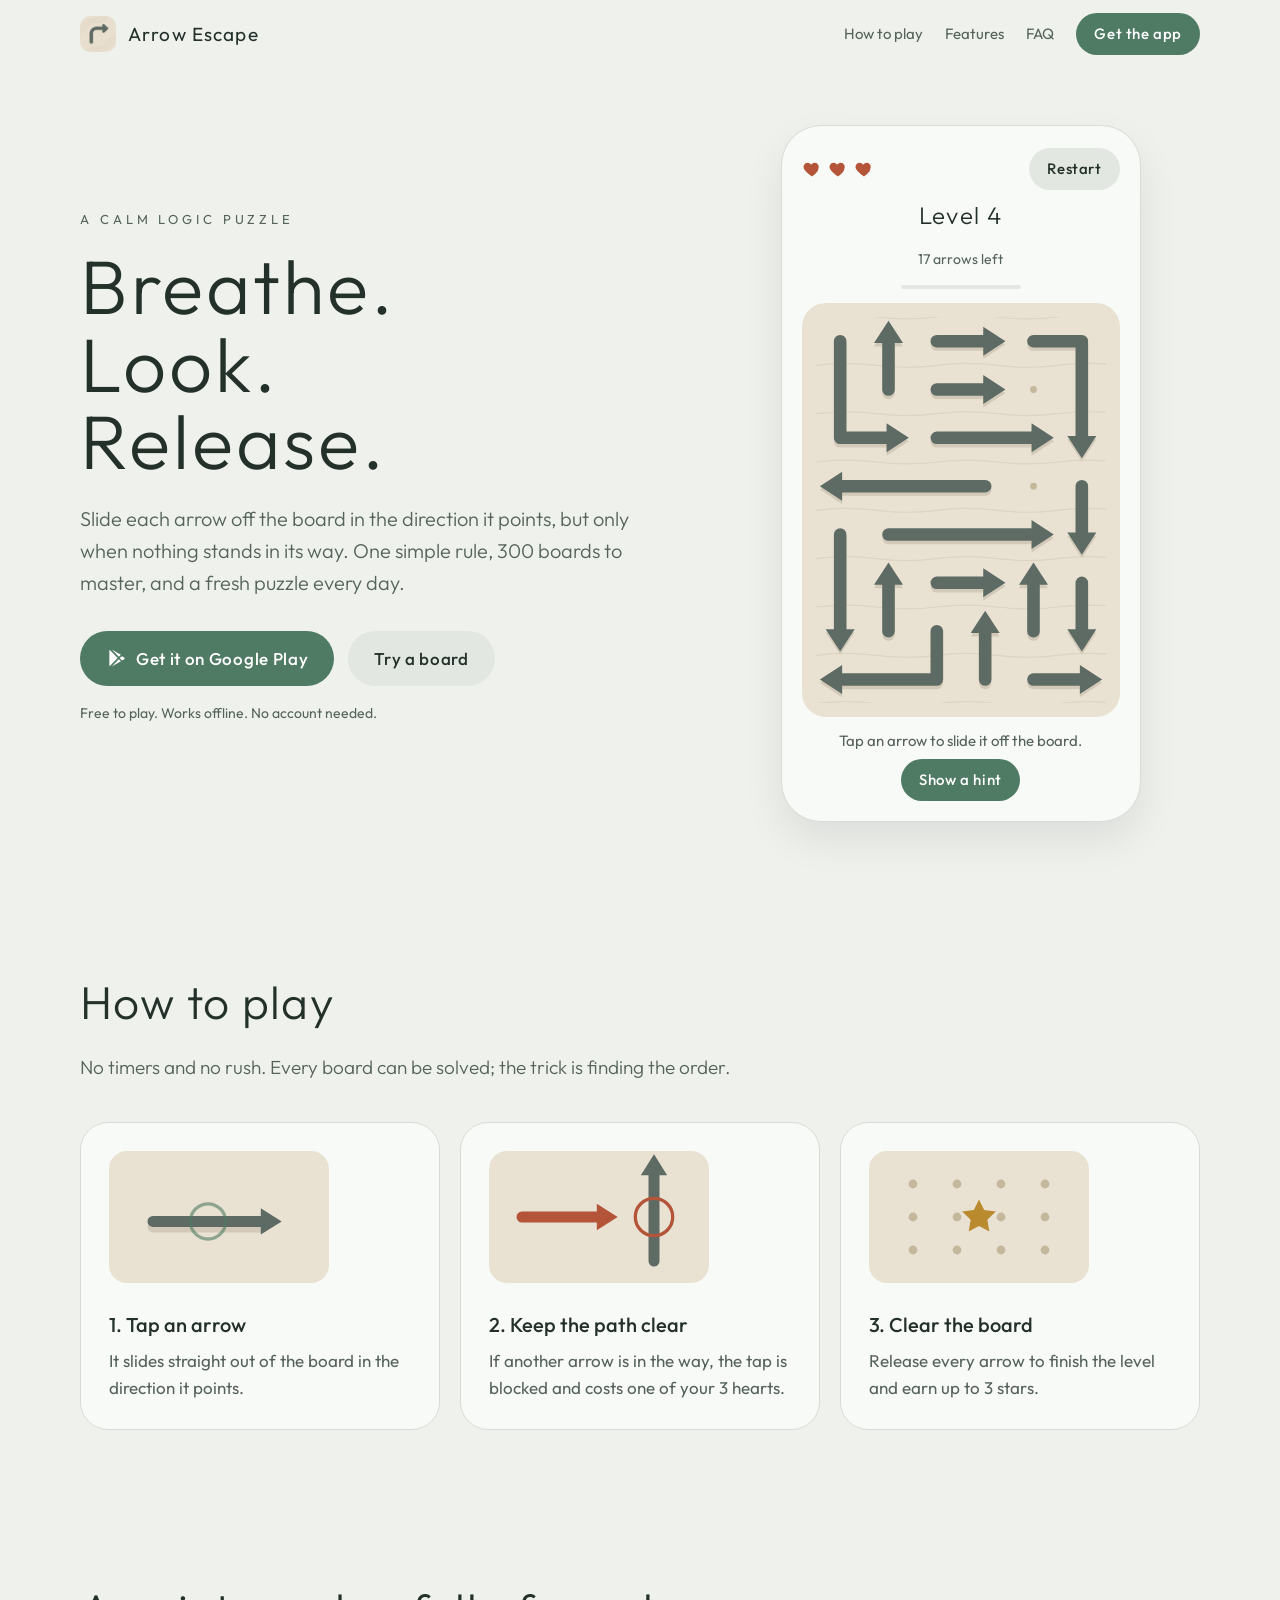
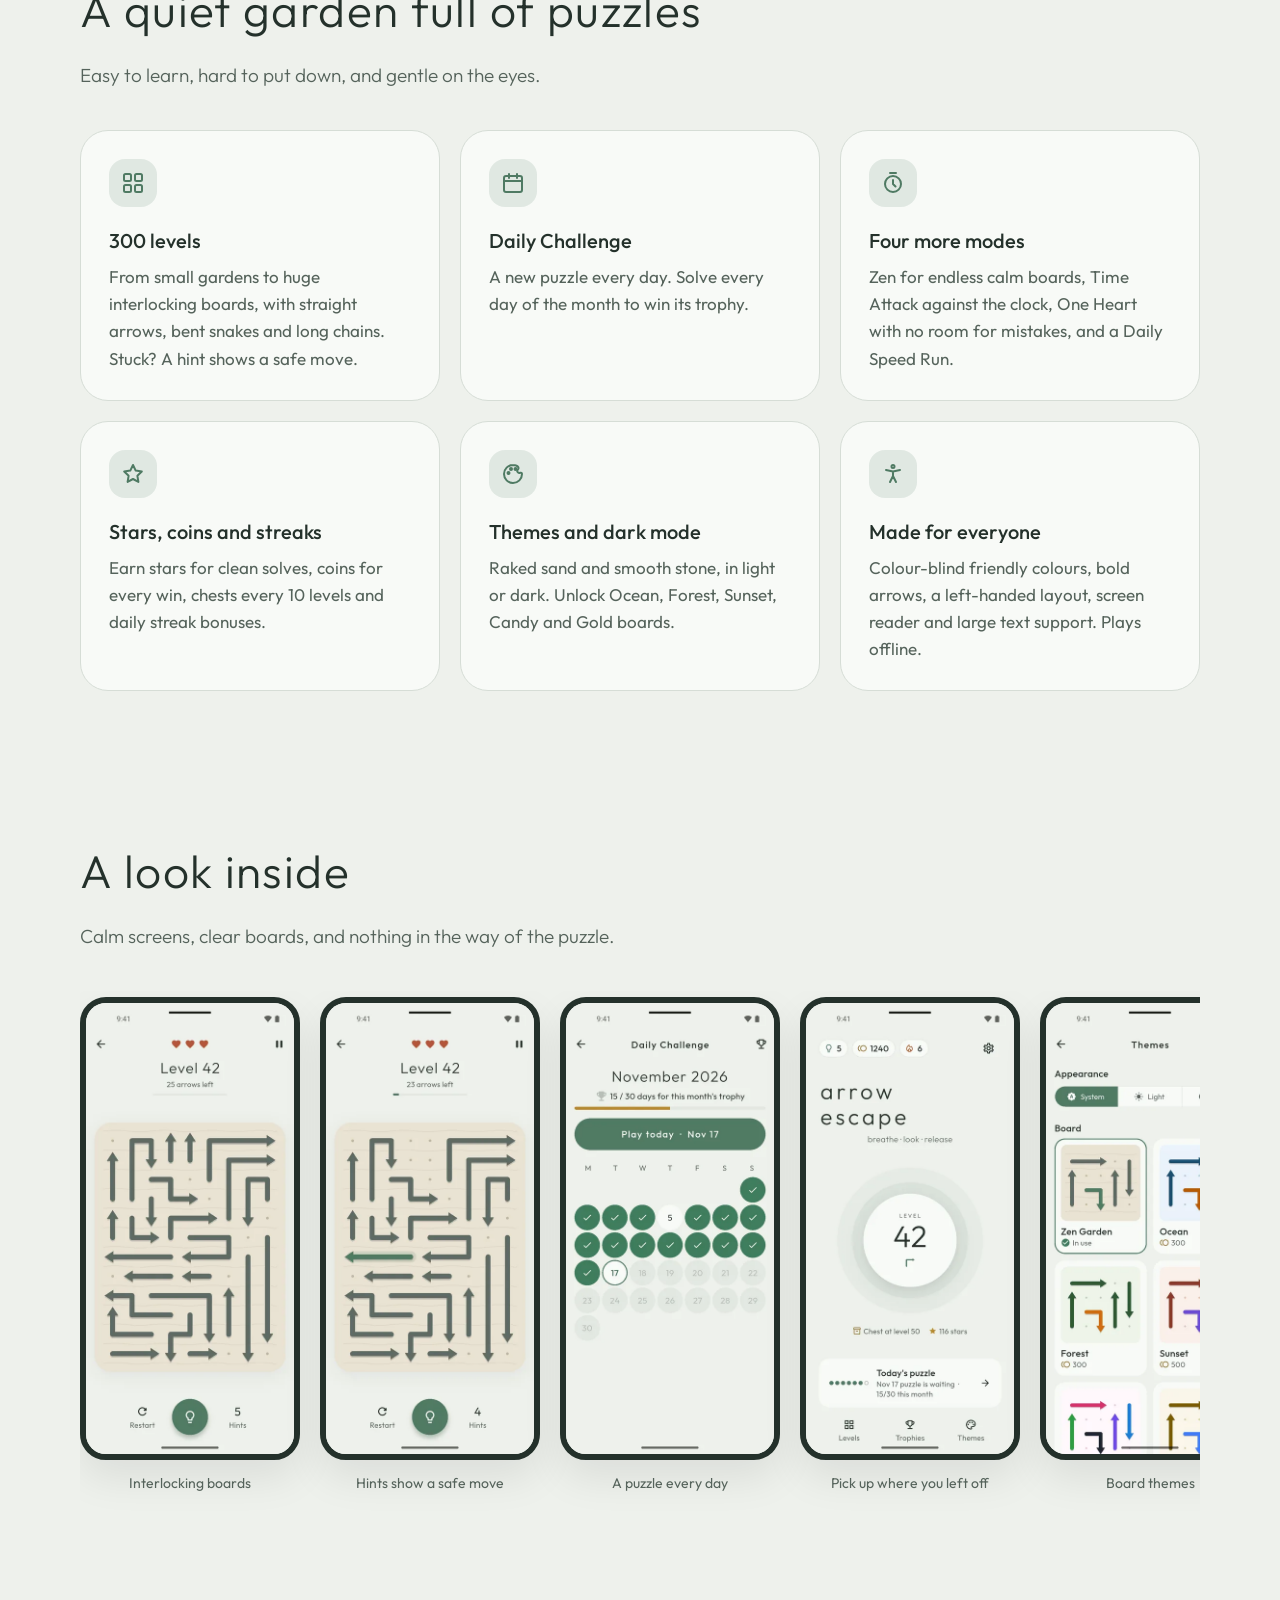
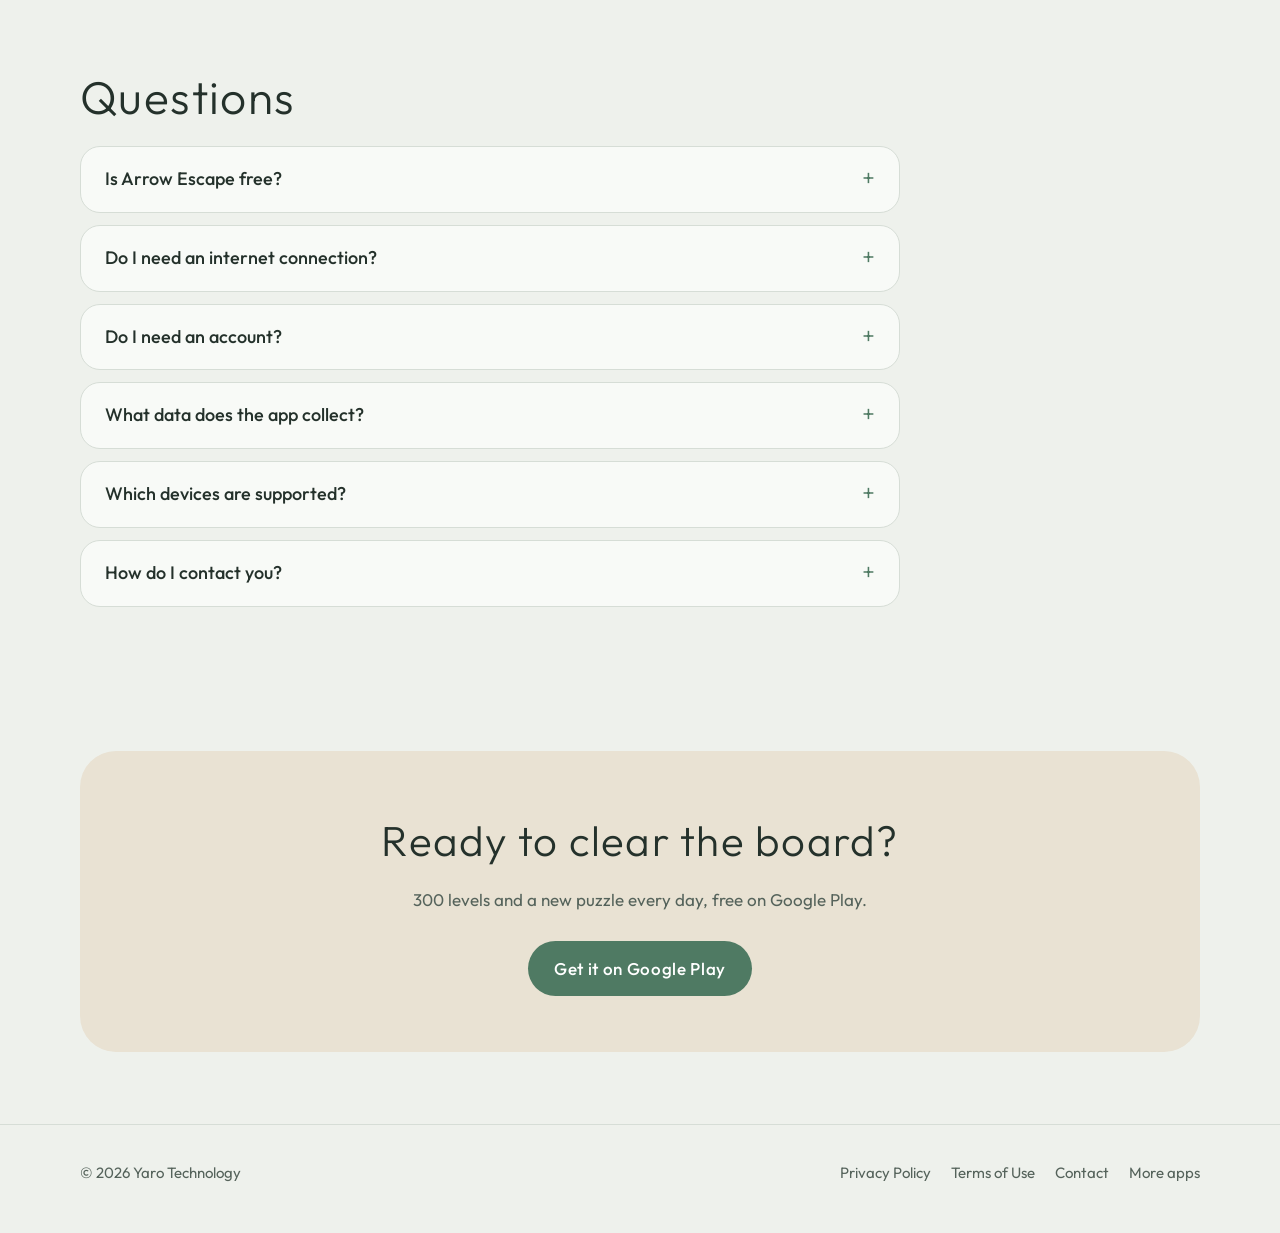
<file: index.html>
<!doctype html>
<html lang="en">
<head>
<meta charset="utf-8">
<meta name="viewport" content="width=device-width, initial-scale=1">
<title>Arrow Escape: a calm logic puzzle</title>
<meta name="description" content="Arrow Escape is a calm logic puzzle: slide each arrow off the board, but only when its path is clear. 300 levels, a daily challenge, monthly trophies and soft Zen Garden boards.">
<meta name="theme-color" content="#EEF1EC" media="(prefers-color-scheme: light)">
<meta name="theme-color" content="#141A17" media="(prefers-color-scheme: dark)">
<link rel="icon" type="image/png" sizes="32x32" href="assets/img/favicon-32.png">
<link rel="apple-touch-icon" href="assets/img/apple-touch-icon.png">
<meta property="og:type" content="website">
<meta property="og:title" content="Arrow Escape: a calm logic puzzle">
<meta property="og:description" content="Slide every arrow off the board in the right order. 300 levels, a daily challenge and calm Zen Garden boards.">
<meta property="og:image" content="https://usamayousaf516.github.io/assets/img/og-image.png">
<meta property="og:url" content="https://usamayousaf516.github.io/">
<link rel="canonical" href="https://usamayousaf516.github.io/">
<meta name="twitter:card" content="summary_large_image">
<link rel="stylesheet" href="assets/css/site.css">
</head>
<body>

<header class="site-header">
  <div class="wrap">
    <a class="brand" href="./"><img src="assets/img/icon-192.png" alt="" width="36" height="36">Arrow Escape</a>
    <nav class="nav" aria-label="Main">
      <a class="hide-sm" href="#how">How to play</a>
      <a class="hide-sm" href="#features">Features</a>
      <a class="hide-sm" href="#faq">FAQ</a>
      <a class="btn small" href="https://play.google.com/store/apps/details?id=com.yaro.arrowescape">Get the app</a>
    </nav>
  </div>
</header>

<main>
  <section class="hero">
    <div class="wrap">
      <div>
        <p class="eyebrow">A calm logic puzzle</p>
        <h1>Breathe.<br>Look.<br>Release.</h1>
        <p class="lead">Slide each arrow off the board in the direction it points, but only when nothing stands in its way. One simple rule, 300 boards to master, and a fresh puzzle every day.</p>
        <div class="cta">
          <a class="btn" href="https://play.google.com/store/apps/details?id=com.yaro.arrowescape">
            <svg viewBox="0 0 24 24" aria-hidden="true"><path fill="currentColor" d="M4.6 2.3 14 12l-9.4 9.7c-.4-.2-.6-.6-.6-1.1V3.4c0-.5.2-.9.6-1.1Zm10.8 11.1 2.5 2.5-11 6.3 8.5-8.8Zm3.8-3.4 2.6 1.5c.8.5.8 1.6 0 2.1L19.2 15l-2.8-2.9 2.8-2.1ZM6.9 1.8l11 6.3-2.5 2.5-8.5-8.8Z"/></svg>
            Get it on Google Play
          </a>
          <a class="btn ghost" href="#demo">Try a board</a>
        </div>
        <p class="note">Free to play. Works offline. No account needed.</p>
      </div>

      <div class="phone" id="demo" aria-label="Playable demo board">
        <div class="demo-top">
          <div class="hearts" aria-label="Hearts">
            <svg viewBox="0 0 24 24" aria-hidden="true"><path fill="var(--danger)" d="M12 21s-7.5-4.6-9.6-9.2C.9 8.4 3 4.5 6.7 4.5c2.1 0 3.6 1.2 4.3 2.4.7-1.2 2.2-2.4 4.3-2.4 3.7 0 5.8 3.9 4.3 7.3C19.5 16.4 12 21 12 21Z"/></svg>
            <svg viewBox="0 0 24 24" aria-hidden="true"><path fill="var(--danger)" d="M12 21s-7.5-4.6-9.6-9.2C.9 8.4 3 4.5 6.7 4.5c2.1 0 3.6 1.2 4.3 2.4.7-1.2 2.2-2.4 4.3-2.4 3.7 0 5.8 3.9 4.3 7.3C19.5 16.4 12 21 12 21Z"/></svg>
            <svg viewBox="0 0 24 24" aria-hidden="true"><path fill="var(--danger)" d="M12 21s-7.5-4.6-9.6-9.2C.9 8.4 3 4.5 6.7 4.5c2.1 0 3.6 1.2 4.3 2.4.7-1.2 2.2-2.4 4.3-2.4 3.7 0 5.8 3.9 4.3 7.3C19.5 16.4 12 21 12 21Z"/></svg>
          </div>
          <button class="btn ghost small" type="button" data-restart>Restart</button>
        </div>
        <p class="demo-title">Level 4</p>
        <p class="demo-left" data-left aria-live="polite">17 arrows left</p>
        <div class="bar"><span></span></div>
        <div class="garden">
          <svg role="group" aria-label="Board"></svg>
          <div class="overlay" role="status">
            <strong></strong>
            <p></p>
            <div class="demo-controls">
              <button class="btn small" type="button" data-restart>Play again</button>
              <a class="btn ghost small" href="https://play.google.com/store/apps/details?id=com.yaro.arrowescape">Get the app</a>
            </div>
          </div>
        </div>
        <p class="demo-msg" aria-live="polite"></p>
        <div class="demo-controls">
          <button class="btn small" type="button" data-hint>Show a hint</button>
        </div>
      </div>
    </div>
  </section>

  <section id="how">
    <div class="wrap">
      <h2 class="section-title">How to play</h2>
      <p class="section-lead">No timers and no rush. Every board can be solved; the trick is finding the order.</p>
      <div class="steps">
        <div class="step">
          <svg viewBox="0 0 200 120" aria-hidden="true">
            <g class="arrow"><path class="shadow-body" d="M40 69 H140" stroke-width="10"/><path class="body" d="M40 64 H140" stroke-width="10"/><polygon class="head" points="157,64 138,52 138,76"/></g>
            <circle cx="90" cy="64" r="16" fill="none" stroke="var(--accent)" stroke-width="3" opacity="0.6"/>
          </svg>
          <h3>1. Tap an arrow</h3>
          <p>It slides straight out of the board in the direction it points.</p>
        </div>
        <div class="step">
          <svg viewBox="0 0 200 120" aria-hidden="true">
            <g class="arrow blocked"><path class="body" d="M30 60 H100" stroke-width="10"/><polygon class="head" points="117,60 98,48 98,72"/></g>
            <g class="arrow"><path class="body" d="M150 20 V100" stroke-width="10"/><polygon class="head" points="150,3 138,22 162,22"/></g>
            <circle cx="150" cy="60" r="17" fill="none" stroke="var(--danger)" stroke-width="3"/>
          </svg>
          <h3>2. Keep the path clear</h3>
          <p>If another arrow is in the way, the tap is blocked and costs one of your 3 hearts.</p>
        </div>
        <div class="step">
          <svg viewBox="0 0 200 120" aria-hidden="true">
            <g fill="var(--dot)"><circle cx="40" cy="30" r="4"/><circle cx="80" cy="30" r="4"/><circle cx="120" cy="30" r="4"/><circle cx="160" cy="30" r="4"/><circle cx="40" cy="60" r="4"/><circle cx="80" cy="60" r="4"/><circle cx="120" cy="60" r="4"/><circle cx="160" cy="60" r="4"/><circle cx="40" cy="90" r="4"/><circle cx="80" cy="90" r="4"/><circle cx="120" cy="90" r="4"/><circle cx="160" cy="90" r="4"/></g>
            <g fill="var(--gold)"><path d="M100 44l4.7 9.6 10.6 1.5-7.7 7.5 1.8 10.5-9.4-5-9.4 5 1.8-10.5-7.7-7.5 10.6-1.5Z"/></g>
          </svg>
          <h3>3. Clear the board</h3>
          <p>Release every arrow to finish the level and earn up to 3 stars.</p>
        </div>
      </div>
    </div>
  </section>

  <section id="features">
    <div class="wrap">
      <h2 class="section-title">A quiet garden full of puzzles</h2>
      <p class="section-lead">Easy to learn, hard to put down, and gentle on the eyes.</p>
      <div class="cards">
        <div class="card">
          <div class="icon"><svg viewBox="0 0 24 24" fill="none" stroke="currentColor" stroke-width="2" stroke-linecap="round" stroke-linejoin="round" aria-hidden="true"><rect x="3" y="3" width="7" height="7" rx="1.5"/><rect x="14" y="3" width="7" height="7" rx="1.5"/><rect x="3" y="14" width="7" height="7" rx="1.5"/><rect x="14" y="14" width="7" height="7" rx="1.5"/></svg></div>
          <h3>300 levels</h3>
          <p>From small gardens to huge interlocking boards, with straight arrows, bent snakes and long chains. Stuck? A hint shows a safe move.</p>
        </div>
        <div class="card">
          <div class="icon"><svg viewBox="0 0 24 24" fill="none" stroke="currentColor" stroke-width="2" stroke-linecap="round" stroke-linejoin="round" aria-hidden="true"><rect x="3" y="5" width="18" height="16" rx="2"/><path d="M3 10h18M8 3v4M16 3v4"/></svg></div>
          <h3>Daily Challenge</h3>
          <p>A new puzzle every day. Solve every day of the month to win its trophy.</p>
        </div>
        <div class="card">
          <div class="icon"><svg viewBox="0 0 24 24" fill="none" stroke="currentColor" stroke-width="2" stroke-linecap="round" stroke-linejoin="round" aria-hidden="true"><circle cx="12" cy="13" r="8"/><path d="M12 9v4l2.5 2.5M9 2h6"/></svg></div>
          <h3>Four more modes</h3>
          <p>Zen for endless calm boards, Time Attack against the clock, One Heart with no room for mistakes, and a Daily Speed Run.</p>
        </div>
        <div class="card">
          <div class="icon"><svg viewBox="0 0 24 24" fill="none" stroke="currentColor" stroke-width="2" stroke-linecap="round" stroke-linejoin="round" aria-hidden="true"><path d="m12 3 2.7 5.6 6.1.9-4.4 4.3 1 6.1L12 17l-5.4 2.9 1-6.1-4.4-4.3 6.1-.9Z"/></svg></div>
          <h3>Stars, coins and streaks</h3>
          <p>Earn stars for clean solves, coins for every win, chests every 10 levels and daily streak bonuses.</p>
        </div>
        <div class="card">
          <div class="icon"><svg viewBox="0 0 24 24" fill="none" stroke="currentColor" stroke-width="2" stroke-linecap="round" stroke-linejoin="round" aria-hidden="true"><path d="M12 3a9 9 0 1 0 9 9c0-1.1-.9-1.5-1.7-1.2-.8.3-1.8.2-2.4-.4a2 2 0 0 1 0-2.8c.6-.6.7-1.6.4-2.4C17 4.6 15.3 3 12 3Z"/><circle cx="7.5" cy="11" r="1"/><circle cx="10" cy="7" r="1"/><circle cx="14.5" cy="7" r="1"/></svg></div>
          <h3>Themes and dark mode</h3>
          <p>Raked sand and smooth stone, in light or dark. Unlock Ocean, Forest, Sunset, Candy and Gold boards.</p>
        </div>
        <div class="card">
          <div class="icon"><svg viewBox="0 0 24 24" fill="none" stroke="currentColor" stroke-width="2" stroke-linecap="round" stroke-linejoin="round" aria-hidden="true"><circle cx="12" cy="4.5" r="1.5"/><path d="M5 8l7 1.5L19 8M12 9.5V14m0 0-3 6m3-6 3 6"/></svg></div>
          <h3>Made for everyone</h3>
          <p>Colour-blind friendly colours, bold arrows, a left-handed layout, screen reader and large text support. Plays offline.</p>
        </div>
      </div>
    </div>
  </section>

  <section id="screens">
    <div class="wrap">
      <h2 class="section-title">A look inside</h2>
      <p class="section-lead">Calm screens, clear boards, and nothing in the way of the puzzle.</p>
      <div class="shots">
        <figure><img src="assets/img/shots/game.webp" alt="A level 42 board full of stone arrows on raked sand" width="432" height="936" loading="lazy"><figcaption>Interlocking boards</figcaption></figure>
        <figure><img src="assets/img/shots/hint.webp" alt="A hint highlights one arrow in sage green" width="432" height="936" loading="lazy"><figcaption>Hints show a safe move</figcaption></figure>
        <figure><img src="assets/img/shots/daily.webp" alt="Daily Challenge calendar with solved days ticked" width="432" height="936" loading="lazy"><figcaption>A puzzle every day</figcaption></figure>
        <figure><img src="assets/img/shots/home.webp" alt="Home screen with the level 42 play button" width="432" height="936" loading="lazy"><figcaption>Pick up where you left off</figcaption></figure>
        <figure><img src="assets/img/shots/themes.webp" alt="Board themes: Zen Garden, Ocean, Forest and Sunset" width="432" height="936" loading="lazy"><figcaption>Board themes</figcaption></figure>
        <figure><img src="assets/img/shots/dark.webp" alt="A board in dark mode" width="432" height="936" loading="lazy"><figcaption>Dark mode</figcaption></figure>
        <figure><img src="assets/img/shots/stars.webp" alt="Level select showing stars for every solved level" width="432" height="936" loading="lazy"><figcaption>Earn 3 stars</figcaption></figure>
        <figure><img src="assets/img/shots/win.webp" alt="Level complete screen with three stars and a coin reward" width="432" height="936" loading="lazy"><figcaption>Every win pays</figcaption></figure>
      </div>
    </div>
  </section>

  <section id="faq">
    <div class="wrap">
      <h2 class="section-title">Questions</h2>
      <div class="faq">
        <details><summary>Is Arrow Escape free?</summary><p>Yes. The game is free and shows ads. Optional videos can give you an extra heart or a hint, and you can always earn hints and hearts with coins instead.</p></details>
        <details><summary>Do I need an internet connection?</summary><p>No. Every level and the daily puzzles play offline. Ads need a connection, so rewarded videos are only available when you are online.</p></details>
        <details><summary>Do I need an account?</summary><p>No. There is no sign-up. Your progress is saved on your phone.</p></details>
        <details><summary>What data does the app collect?</summary><p>Your progress stays on your device. Anonymous usage and crash data help us improve the game, and you can turn that off in Settings. Ads are served by Google AdMob. The full details are in our <a href="privacy-policy.html">Privacy Policy</a>.</p></details>
        <details><summary>Which devices are supported?</summary><p>Android phones running Android 7.0 or newer. An iPhone version is planned.</p></details>
        <details><summary>How do I contact you?</summary><p>Email <a href="mailto:support@yaro.live">support@yaro.live</a>. We read every message.</p></details>
      </div>
    </div>
  </section>

  <section>
    <div class="wrap">
      <div class="band">
        <h2>Ready to clear the board?</h2>
        <p>300 levels and a new puzzle every day, free on Google Play.</p>
        <a class="btn" href="https://play.google.com/store/apps/details?id=com.yaro.arrowescape">Get it on Google Play</a>
      </div>
    </div>
  </section>
</main>

<footer class="site-footer">
  <div class="wrap">
    <span>&copy; 2026 Yaro Technology</span>
    <nav aria-label="Footer">
      <a href="privacy-policy.html">Privacy Policy</a>
      <a href="terms-of-use.html">Terms of Use</a>
      <a href="mailto:support@yaro.live">Contact</a>
      <a href="https://play.google.com/store/apps/dev?id=5917357268816471493">More apps</a>
    </nav>
  </div>
</footer>

<script src="assets/js/demo.js" defer></script>
</body>
</html>
</file>
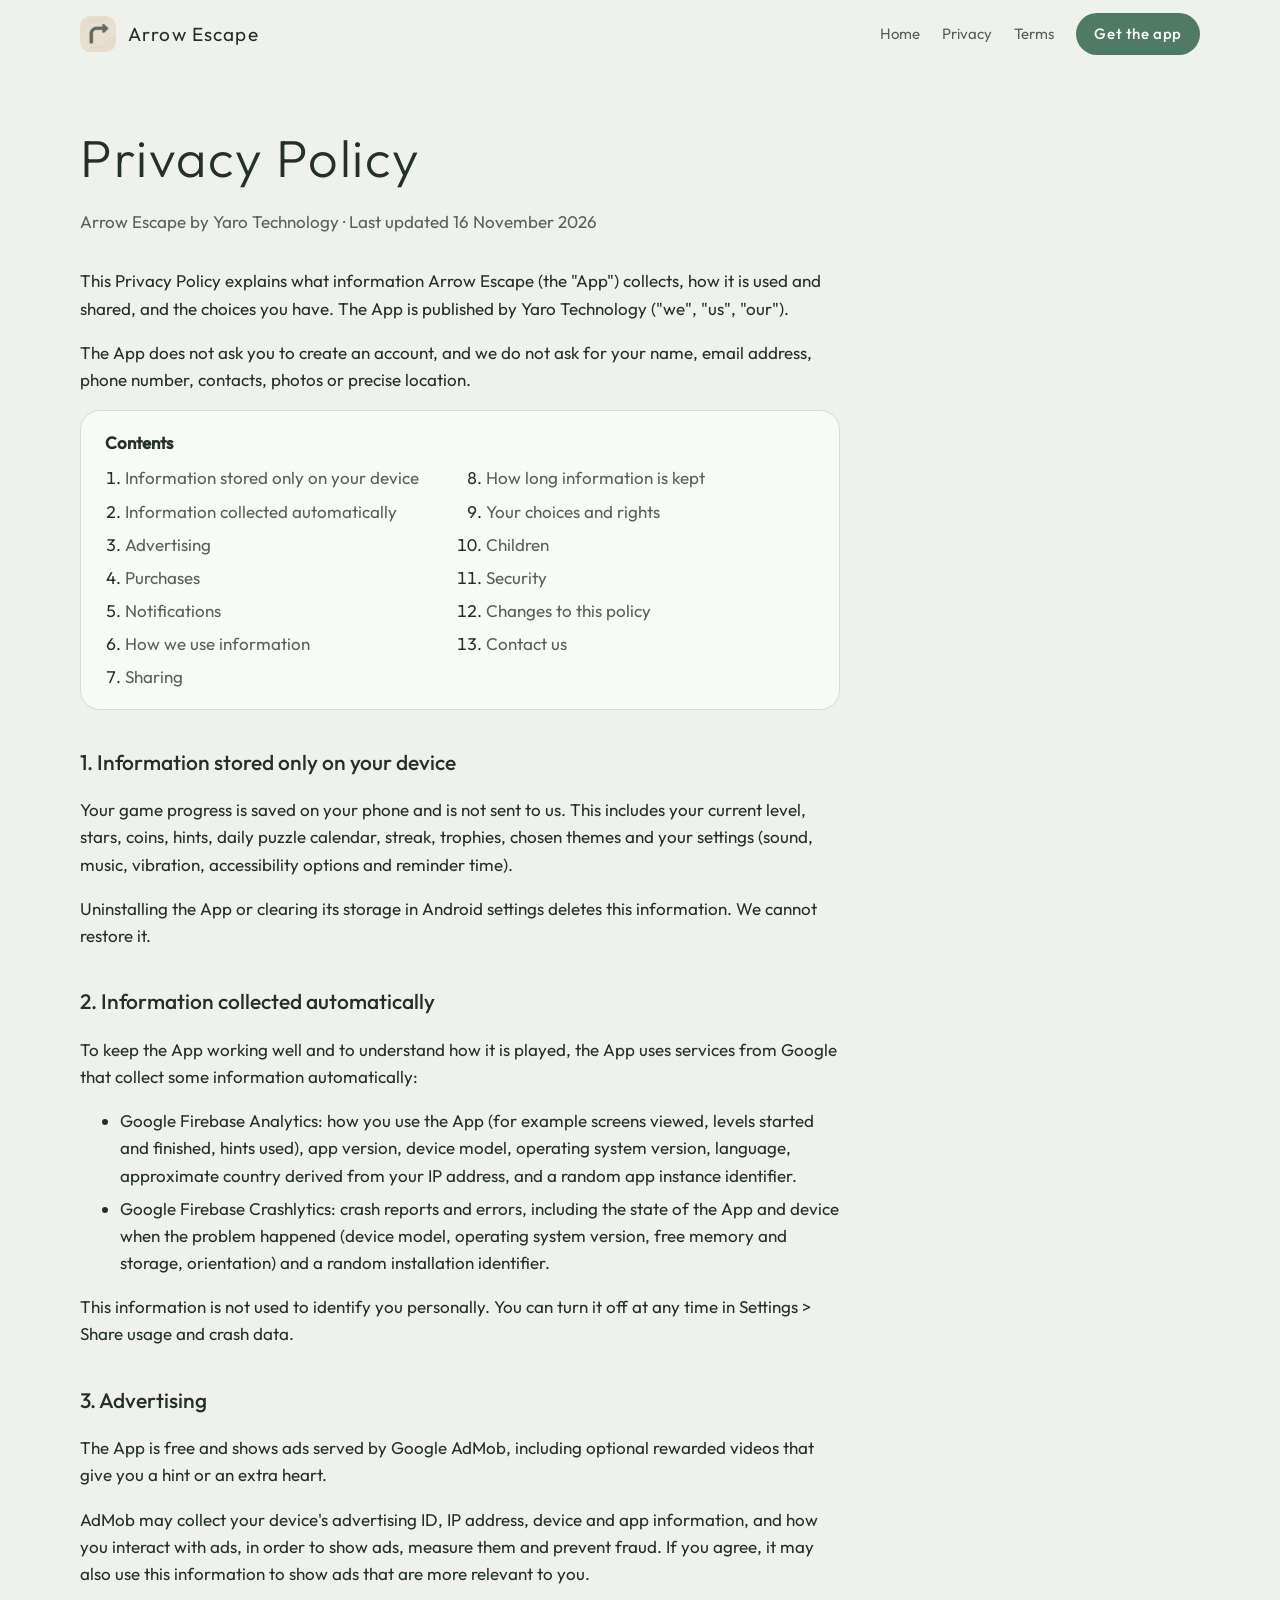
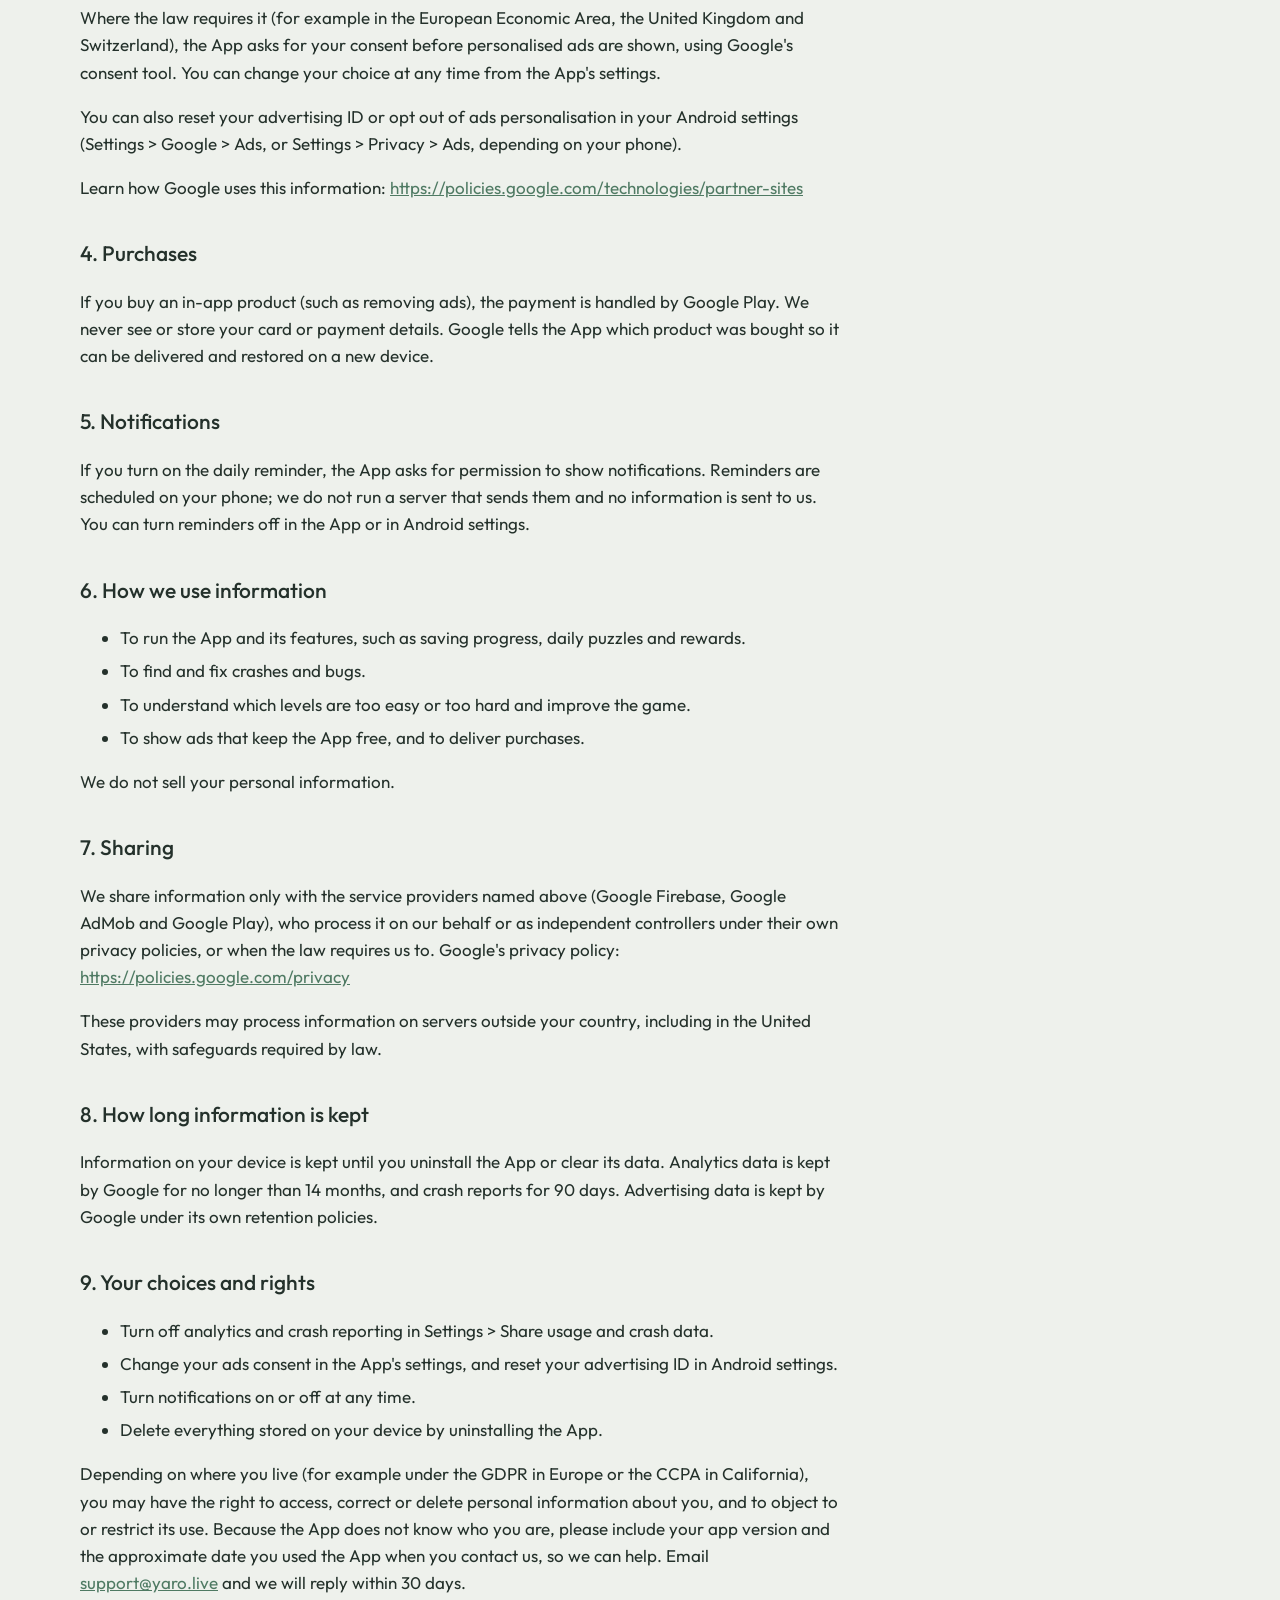
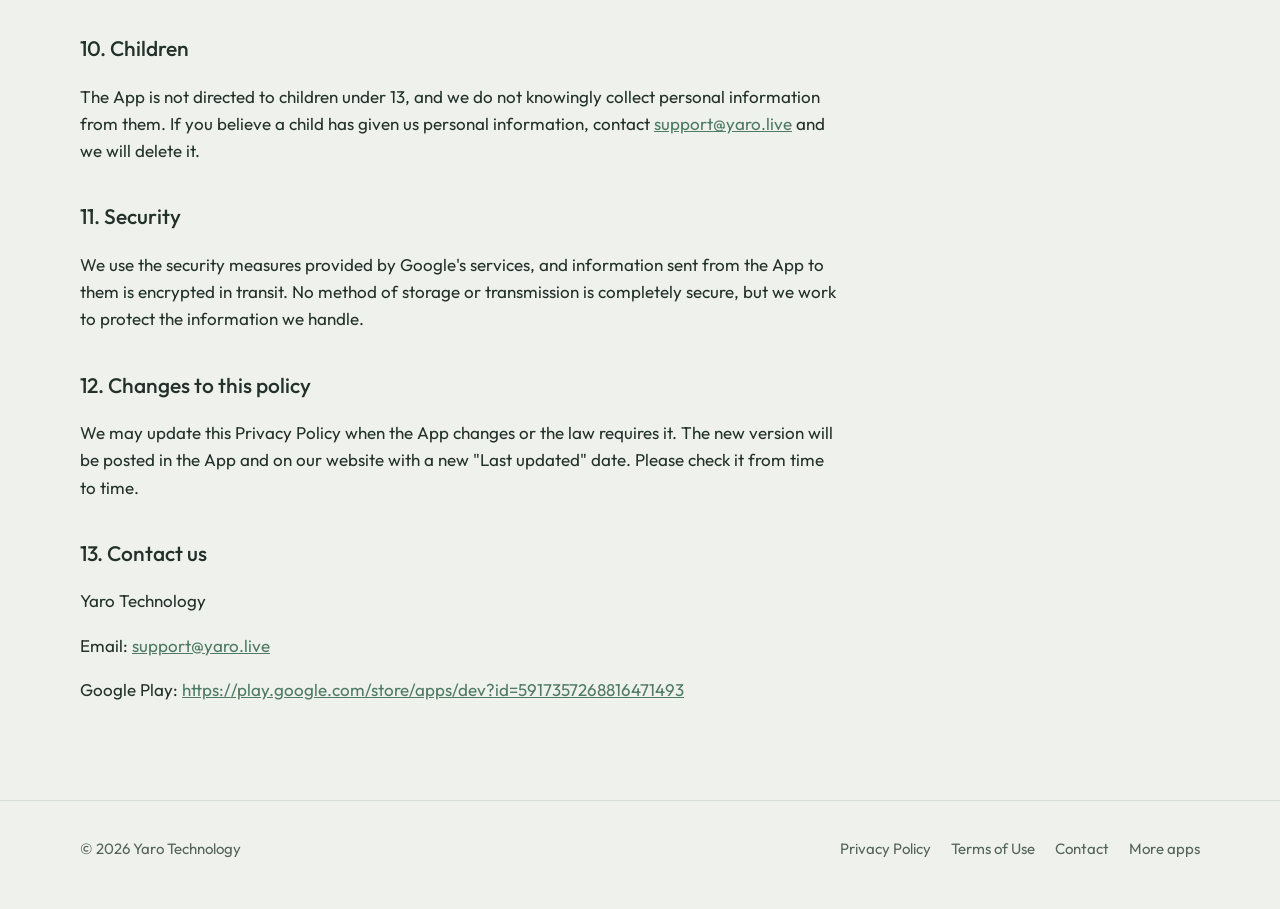
<file: privacy-policy.html>
<!doctype html>
<html lang="en">
<head>
<meta charset="utf-8">
<meta name="viewport" content="width=device-width, initial-scale=1">
<title>Privacy Policy · Arrow Escape</title>
<meta name="description" content="Privacy Policy for Arrow Escape, a puzzle game by Yaro Technology.">
<meta name="theme-color" content="#EEF1EC" media="(prefers-color-scheme: light)">
<meta name="theme-color" content="#141A17" media="(prefers-color-scheme: dark)">
<link rel="icon" type="image/png" sizes="32x32" href="assets/img/favicon-32.png">
<link rel="apple-touch-icon" href="assets/img/apple-touch-icon.png">
<link rel="stylesheet" href="assets/css/site.css">
</head>
<body>
<!-- Generated by tool/export_legal.dart from lib/features/legal/legal_content.dart. Do not edit by hand. -->
<header class="site-header">
  <div class="wrap">
    <a class="brand" href="./"><img src="assets/img/icon-192.png" alt="" width="36" height="36">Arrow Escape</a>
    <nav class="nav" aria-label="Main">
      <a class="hide-sm" href="./">Home</a>
      <a class="hide-sm" href="privacy-policy.html">Privacy</a>
      <a class="hide-sm" href="terms-of-use.html">Terms</a>
      <a class="btn small" href="https://play.google.com/store/apps/details?id=com.yaro.arrowescape">Get the app</a>
    </nav>
  </div>
</header>
<main class="doc">
  <div class="wrap">
    <article>
<h1>Privacy Policy</h1><p class="meta">Arrow Escape by Yaro Technology · Last updated 16 November 2026</p><p>This Privacy Policy explains what information Arrow Escape (the &quot;App&quot;) collects, how it is used and shared, and the choices you have. The App is published by Yaro Technology (&quot;we&quot;, &quot;us&quot;, &quot;our&quot;).</p><p>The App does not ask you to create an account, and we do not ask for your name, email address, phone number, contacts, photos or precise location.</p><nav class="toc" aria-label="Contents"><strong>Contents</strong><ol><li><a href="#1-information-stored-only-on-your-device">Information stored only on your device</a></li><li><a href="#2-information-collected-automatically">Information collected automatically</a></li><li><a href="#3-advertising">Advertising</a></li><li><a href="#4-purchases">Purchases</a></li><li><a href="#5-notifications">Notifications</a></li><li><a href="#6-how-we-use-information">How we use information</a></li><li><a href="#7-sharing">Sharing</a></li><li><a href="#8-how-long-information-is-kept">How long information is kept</a></li><li><a href="#9-your-choices-and-rights">Your choices and rights</a></li><li><a href="#10-children">Children</a></li><li><a href="#11-security">Security</a></li><li><a href="#12-changes-to-this-policy">Changes to this policy</a></li><li><a href="#13-contact-us">Contact us</a></li></ol></nav><h2 id="1-information-stored-only-on-your-device">1. Information stored only on your device</h2><p>Your game progress is saved on your phone and is not sent to us. This includes your current level, stars, coins, hints, daily puzzle calendar, streak, trophies, chosen themes and your settings (sound, music, vibration, accessibility options and reminder time).</p><p>Uninstalling the App or clearing its storage in Android settings deletes this information. We cannot restore it.</p><h2 id="2-information-collected-automatically">2. Information collected automatically</h2><p>To keep the App working well and to understand how it is played, the App uses services from Google that collect some information automatically:</p><ul><li>Google Firebase Analytics: how you use the App (for example screens viewed, levels started and finished, hints used), app version, device model, operating system version, language, approximate country derived from your IP address, and a random app instance identifier.</li><li>Google Firebase Crashlytics: crash reports and errors, including the state of the App and device when the problem happened (device model, operating system version, free memory and storage, orientation) and a random installation identifier.</li></ul><p>This information is not used to identify you personally. You can turn it off at any time in Settings &gt; Share usage and crash data.</p><h2 id="3-advertising">3. Advertising</h2><p>The App is free and shows ads served by Google AdMob, including optional rewarded videos that give you a hint or an extra heart.</p><p>AdMob may collect your device's advertising ID, IP address, device and app information, and how you interact with ads, in order to show ads, measure them and prevent fraud. If you agree, it may also use this information to show ads that are more relevant to you.</p><p>Where the law requires it (for example in the European Economic Area, the United Kingdom and Switzerland), the App asks for your consent before personalised ads are shown, using Google's consent tool. You can change your choice at any time from the App's settings.</p><p>You can also reset your advertising ID or opt out of ads personalisation in your Android settings (Settings &gt; Google &gt; Ads, or Settings &gt; Privacy &gt; Ads, depending on your phone).</p><p>Learn how Google uses this information: <a href="https://policies.google.com/technologies/partner-sites">https://policies.google.com/technologies/partner-sites</a></p><h2 id="4-purchases">4. Purchases</h2><p>If you buy an in-app product (such as removing ads), the payment is handled by Google Play. We never see or store your card or payment details. Google tells the App which product was bought so it can be delivered and restored on a new device.</p><h2 id="5-notifications">5. Notifications</h2><p>If you turn on the daily reminder, the App asks for permission to show notifications. Reminders are scheduled on your phone; we do not run a server that sends them and no information is sent to us. You can turn reminders off in the App or in Android settings.</p><h2 id="6-how-we-use-information">6. How we use information</h2><ul><li>To run the App and its features, such as saving progress, daily puzzles and rewards.</li><li>To find and fix crashes and bugs.</li><li>To understand which levels are too easy or too hard and improve the game.</li><li>To show ads that keep the App free, and to deliver purchases.</li></ul><p>We do not sell your personal information.</p><h2 id="7-sharing">7. Sharing</h2><p>We share information only with the service providers named above (Google Firebase, Google AdMob and Google Play), who process it on our behalf or as independent controllers under their own privacy policies, or when the law requires us to. Google's privacy policy: <a href="https://policies.google.com/privacy">https://policies.google.com/privacy</a></p><p>These providers may process information on servers outside your country, including in the United States, with safeguards required by law.</p><h2 id="8-how-long-information-is-kept">8. How long information is kept</h2><p>Information on your device is kept until you uninstall the App or clear its data. Analytics data is kept by Google for no longer than 14 months, and crash reports for 90 days. Advertising data is kept by Google under its own retention policies.</p><h2 id="9-your-choices-and-rights">9. Your choices and rights</h2><ul><li>Turn off analytics and crash reporting in Settings &gt; Share usage and crash data.</li><li>Change your ads consent in the App's settings, and reset your advertising ID in Android settings.</li><li>Turn notifications on or off at any time.</li><li>Delete everything stored on your device by uninstalling the App.</li></ul><p>Depending on where you live (for example under the GDPR in Europe or the CCPA in California), you may have the right to access, correct or delete personal information about you, and to object to or restrict its use. Because the App does not know who you are, please include your app version and the approximate date you used the App when you contact us, so we can help. Email <a href="mailto:support@yaro.live">support@yaro.live</a> and we will reply within 30 days.</p><h2 id="10-children">10. Children</h2><p>The App is not directed to children under 13, and we do not knowingly collect personal information from them. If you believe a child has given us personal information, contact <a href="mailto:support@yaro.live">support@yaro.live</a> and we will delete it.</p><h2 id="11-security">11. Security</h2><p>We use the security measures provided by Google's services, and information sent from the App to them is encrypted in transit. No method of storage or transmission is completely secure, but we work to protect the information we handle.</p><h2 id="12-changes-to-this-policy">12. Changes to this policy</h2><p>We may update this Privacy Policy when the App changes or the law requires it. The new version will be posted in the App and on our website with a new &quot;Last updated&quot; date. Please check it from time to time.</p><h2 id="13-contact-us">13. Contact us</h2><p>Yaro Technology</p><p>Email: <a href="mailto:support@yaro.live">support@yaro.live</a></p><p>Google Play: <a href="https://play.google.com/store/apps/dev?id=5917357268816471493">https://play.google.com/store/apps/dev?id=5917357268816471493</a></p>
    </article>
  </div>
</main>
<footer class="site-footer">
  <div class="wrap">
    <span>&copy; 2026 Yaro Technology</span>
    <nav aria-label="Footer">
      <a href="privacy-policy.html">Privacy Policy</a>
      <a href="terms-of-use.html">Terms of Use</a>
      <a href="mailto:support@yaro.live">Contact</a>
      <a href="https://play.google.com/store/apps/dev?id=5917357268816471493">More apps</a>
    </nav>
  </div>
</footer>
</body>
</html>
</file>
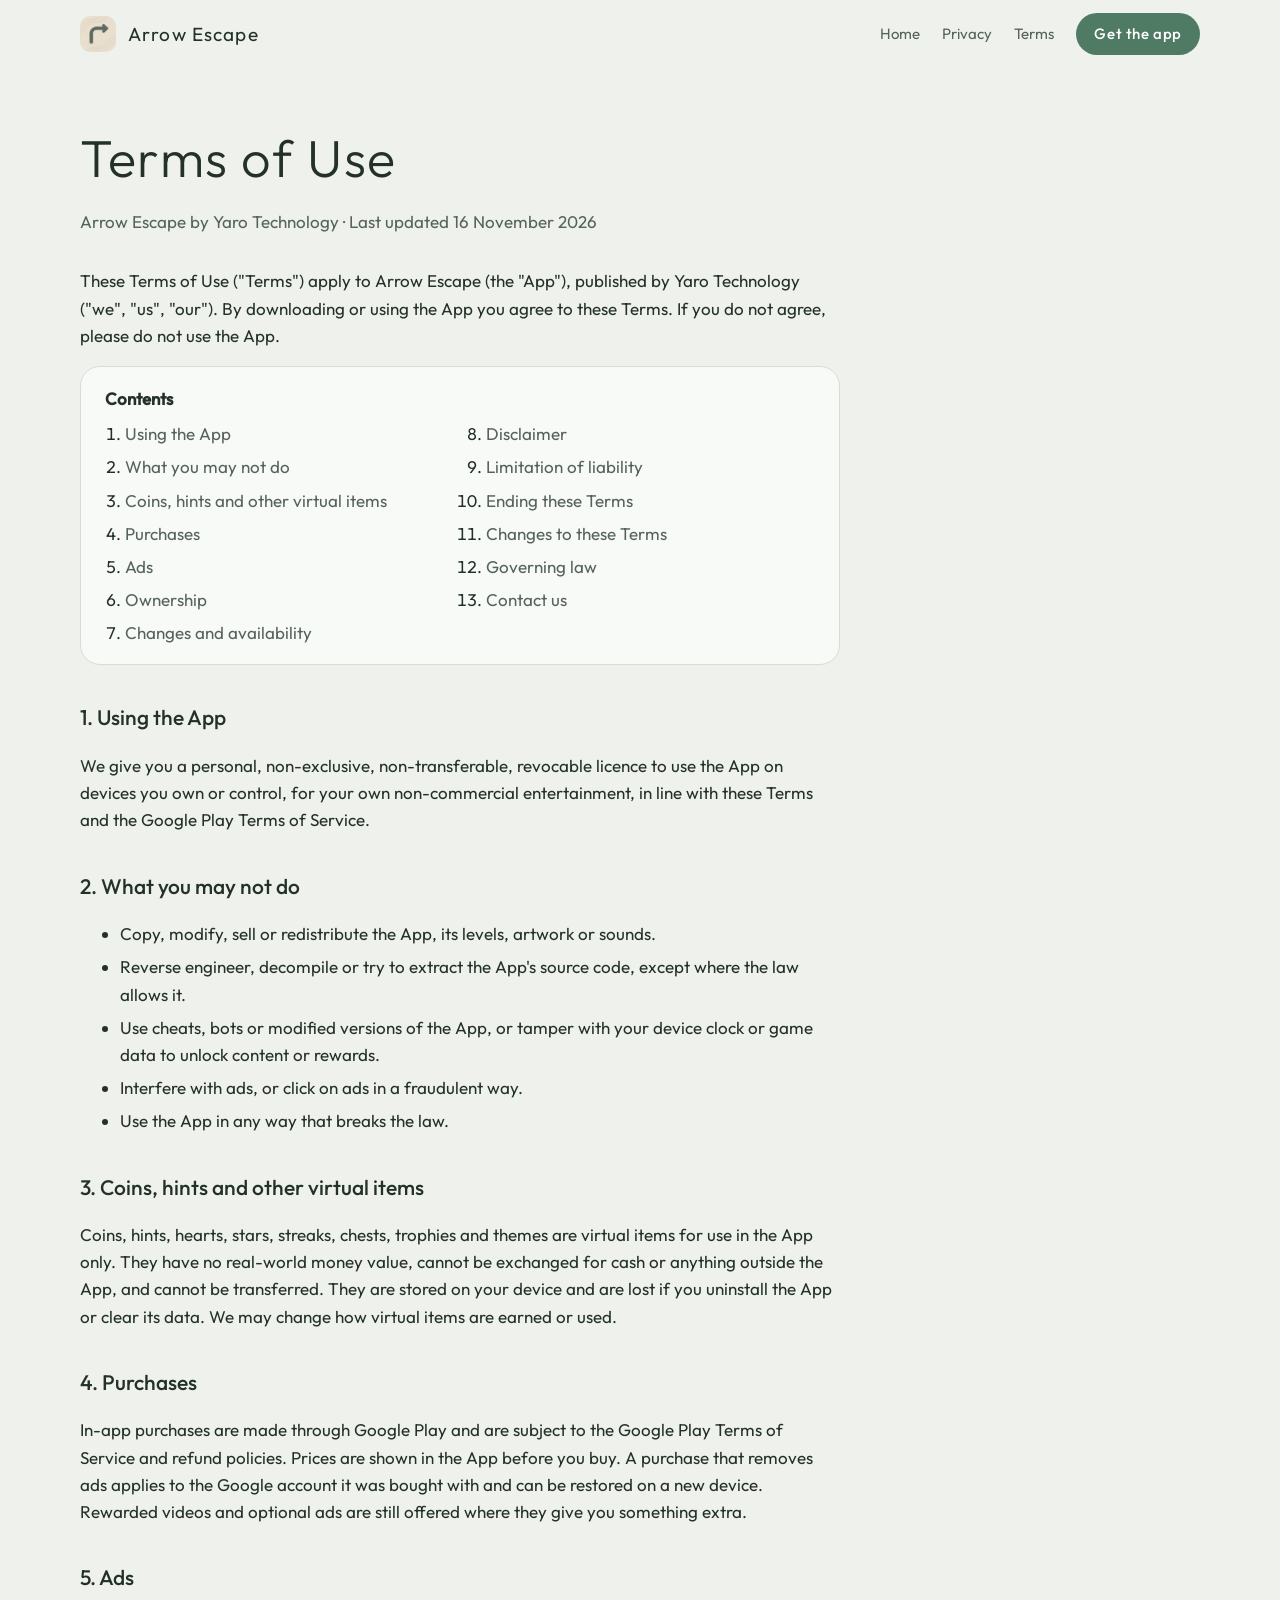
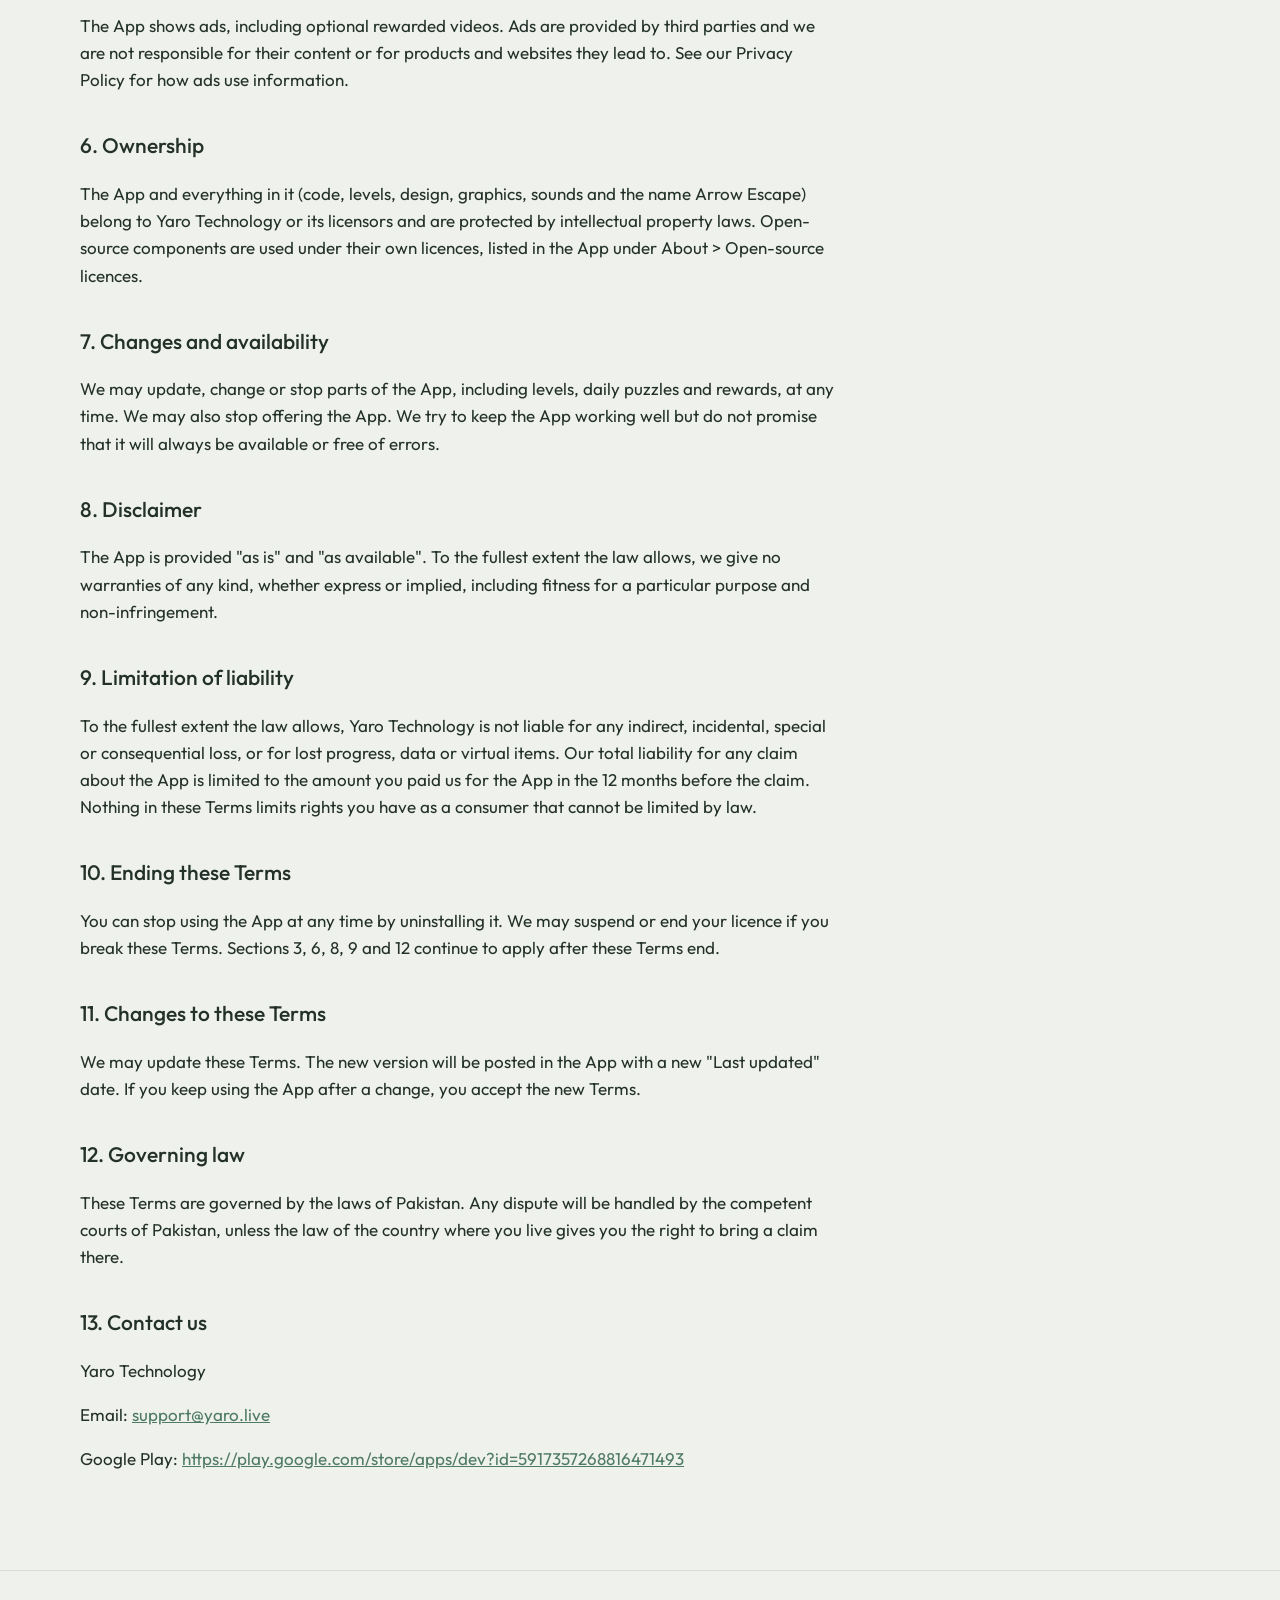
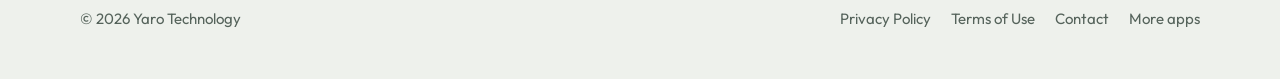
<file: terms-of-use.html>
<!doctype html>
<html lang="en">
<head>
<meta charset="utf-8">
<meta name="viewport" content="width=device-width, initial-scale=1">
<title>Terms of Use · Arrow Escape</title>
<meta name="description" content="Terms of Use for Arrow Escape, a puzzle game by Yaro Technology.">
<meta name="theme-color" content="#EEF1EC" media="(prefers-color-scheme: light)">
<meta name="theme-color" content="#141A17" media="(prefers-color-scheme: dark)">
<link rel="icon" type="image/png" sizes="32x32" href="assets/img/favicon-32.png">
<link rel="apple-touch-icon" href="assets/img/apple-touch-icon.png">
<link rel="stylesheet" href="assets/css/site.css">
</head>
<body>
<!-- Generated by tool/export_legal.dart from lib/features/legal/legal_content.dart. Do not edit by hand. -->
<header class="site-header">
  <div class="wrap">
    <a class="brand" href="./"><img src="assets/img/icon-192.png" alt="" width="36" height="36">Arrow Escape</a>
    <nav class="nav" aria-label="Main">
      <a class="hide-sm" href="./">Home</a>
      <a class="hide-sm" href="privacy-policy.html">Privacy</a>
      <a class="hide-sm" href="terms-of-use.html">Terms</a>
      <a class="btn small" href="https://play.google.com/store/apps/details?id=com.yaro.arrowescape">Get the app</a>
    </nav>
  </div>
</header>
<main class="doc">
  <div class="wrap">
    <article>
<h1>Terms of Use</h1><p class="meta">Arrow Escape by Yaro Technology · Last updated 16 November 2026</p><p>These Terms of Use (&quot;Terms&quot;) apply to Arrow Escape (the &quot;App&quot;), published by Yaro Technology (&quot;we&quot;, &quot;us&quot;, &quot;our&quot;). By downloading or using the App you agree to these Terms. If you do not agree, please do not use the App.</p><nav class="toc" aria-label="Contents"><strong>Contents</strong><ol><li><a href="#1-using-the-app">Using the App</a></li><li><a href="#2-what-you-may-not-do">What you may not do</a></li><li><a href="#3-coins-hints-and-other-virtual-items">Coins, hints and other virtual items</a></li><li><a href="#4-purchases">Purchases</a></li><li><a href="#5-ads">Ads</a></li><li><a href="#6-ownership">Ownership</a></li><li><a href="#7-changes-and-availability">Changes and availability</a></li><li><a href="#8-disclaimer">Disclaimer</a></li><li><a href="#9-limitation-of-liability">Limitation of liability</a></li><li><a href="#10-ending-these-terms">Ending these Terms</a></li><li><a href="#11-changes-to-these-terms">Changes to these Terms</a></li><li><a href="#12-governing-law">Governing law</a></li><li><a href="#13-contact-us">Contact us</a></li></ol></nav><h2 id="1-using-the-app">1. Using the App</h2><p>We give you a personal, non-exclusive, non-transferable, revocable licence to use the App on devices you own or control, for your own non-commercial entertainment, in line with these Terms and the Google Play Terms of Service.</p><h2 id="2-what-you-may-not-do">2. What you may not do</h2><ul><li>Copy, modify, sell or redistribute the App, its levels, artwork or sounds.</li><li>Reverse engineer, decompile or try to extract the App's source code, except where the law allows it.</li><li>Use cheats, bots or modified versions of the App, or tamper with your device clock or game data to unlock content or rewards.</li><li>Interfere with ads, or click on ads in a fraudulent way.</li><li>Use the App in any way that breaks the law.</li></ul><h2 id="3-coins-hints-and-other-virtual-items">3. Coins, hints and other virtual items</h2><p>Coins, hints, hearts, stars, streaks, chests, trophies and themes are virtual items for use in the App only. They have no real-world money value, cannot be exchanged for cash or anything outside the App, and cannot be transferred. They are stored on your device and are lost if you uninstall the App or clear its data. We may change how virtual items are earned or used.</p><h2 id="4-purchases">4. Purchases</h2><p>In-app purchases are made through Google Play and are subject to the Google Play Terms of Service and refund policies. Prices are shown in the App before you buy. A purchase that removes ads applies to the Google account it was bought with and can be restored on a new device. Rewarded videos and optional ads are still offered where they give you something extra.</p><h2 id="5-ads">5. Ads</h2><p>The App shows ads, including optional rewarded videos. Ads are provided by third parties and we are not responsible for their content or for products and websites they lead to. See our Privacy Policy for how ads use information.</p><h2 id="6-ownership">6. Ownership</h2><p>The App and everything in it (code, levels, design, graphics, sounds and the name Arrow Escape) belong to Yaro Technology or its licensors and are protected by intellectual property laws. Open-source components are used under their own licences, listed in the App under About &gt; Open-source licences.</p><h2 id="7-changes-and-availability">7. Changes and availability</h2><p>We may update, change or stop parts of the App, including levels, daily puzzles and rewards, at any time. We may also stop offering the App. We try to keep the App working well but do not promise that it will always be available or free of errors.</p><h2 id="8-disclaimer">8. Disclaimer</h2><p>The App is provided &quot;as is&quot; and &quot;as available&quot;. To the fullest extent the law allows, we give no warranties of any kind, whether express or implied, including fitness for a particular purpose and non-infringement.</p><h2 id="9-limitation-of-liability">9. Limitation of liability</h2><p>To the fullest extent the law allows, Yaro Technology is not liable for any indirect, incidental, special or consequential loss, or for lost progress, data or virtual items. Our total liability for any claim about the App is limited to the amount you paid us for the App in the 12 months before the claim. Nothing in these Terms limits rights you have as a consumer that cannot be limited by law.</p><h2 id="10-ending-these-terms">10. Ending these Terms</h2><p>You can stop using the App at any time by uninstalling it. We may suspend or end your licence if you break these Terms. Sections 3, 6, 8, 9 and 12 continue to apply after these Terms end.</p><h2 id="11-changes-to-these-terms">11. Changes to these Terms</h2><p>We may update these Terms. The new version will be posted in the App with a new &quot;Last updated&quot; date. If you keep using the App after a change, you accept the new Terms.</p><h2 id="12-governing-law">12. Governing law</h2><p>These Terms are governed by the laws of Pakistan. Any dispute will be handled by the competent courts of Pakistan, unless the law of the country where you live gives you the right to bring a claim there.</p><h2 id="13-contact-us">13. Contact us</h2><p>Yaro Technology</p><p>Email: <a href="mailto:support@yaro.live">support@yaro.live</a></p><p>Google Play: <a href="https://play.google.com/store/apps/dev?id=5917357268816471493">https://play.google.com/store/apps/dev?id=5917357268816471493</a></p>
    </article>
  </div>
</main>
<footer class="site-footer">
  <div class="wrap">
    <span>&copy; 2026 Yaro Technology</span>
    <nav aria-label="Footer">
      <a href="privacy-policy.html">Privacy Policy</a>
      <a href="terms-of-use.html">Terms of Use</a>
      <a href="mailto:support@yaro.live">Contact</a>
      <a href="https://play.google.com/store/apps/dev?id=5917357268816471493">More apps</a>
    </nav>
  </div>
</footer>
</body>
</html>
</file>
<file: assets/css/site.css>
/* Arrow Escape website: Zen Garden look, same palette and font as the app. */

@font-face { font-family: Outfit; font-weight: 300; font-display: swap; src: url(../fonts/Outfit-Light.ttf) format("truetype"); }
@font-face { font-family: Outfit; font-weight: 400; font-display: swap; src: url(../fonts/Outfit-Regular.ttf) format("truetype"); }
@font-face { font-family: Outfit; font-weight: 500; font-display: swap; src: url(../fonts/Outfit-Medium.ttf) format("truetype"); }

:root {
  --bg: #EEF1EC;
  --surface: #F8FAF7;
  --surface-muted: #E2E7E1;
  --ink: #24312B;
  --muted: #55635B;
  --accent: #4F7A63;
  --on-accent: #FFFFFF;
  --sand: #E9E2D3;
  --rake: #DDD4C1;
  --dot: #C4B79C;
  --stone: #5E6B64;
  --stone-shadow: #D2C9B8;
  --hint: #4F7A63;
  --danger: #B4553A;
  --gold: #B98A2E;
  --line: #D6DDD6;
  --shadow: 0 18px 40px rgba(0, 0, 0, 0.08);
  --radius: 28px;
  color-scheme: light;
}

@media (prefers-color-scheme: dark) {
  :root {
    --bg: #141A17;
    --surface: #1D2521;
    --surface-muted: #29332E;
    --ink: #E4EAE5;
    --muted: #9EABA3;
    --accent: #8FC2A6;
    --on-accent: #10241A;
    --sand: #26231D;
    --rake: #2F2B24;
    --dot: #4F473A;
    --stone: #B9C3BC;
    --stone-shadow: #1D1A15;
    --hint: #8FC2A6;
    --danger: #E38A6B;
    --gold: #DDB45C;
    --line: #2C3632;
    --shadow: 0 18px 40px rgba(0, 0, 0, 0.35);
    color-scheme: dark;
  }
}

* { box-sizing: border-box; }
html { scroll-behavior: smooth; }
@media (prefers-reduced-motion: reduce) { html { scroll-behavior: auto; } }

body {
  margin: 0;
  background: var(--bg);
  color: var(--ink);
  font: 400 17px/1.6 Outfit, system-ui, -apple-system, "Segoe UI", Roboto, sans-serif;
  -webkit-font-smoothing: antialiased;
}

a { color: var(--accent); }
img { max-width: 100%; display: block; }
.wrap { width: min(1120px, 100% - 32px); margin-inline: auto; }

/* Header */
.site-header { position: sticky; top: 0; z-index: 10; background: color-mix(in srgb, var(--bg) 88%, transparent); backdrop-filter: blur(10px); border-bottom: 1px solid transparent; }
.site-header .wrap { display: flex; align-items: center; gap: 24px; height: 68px; }
.brand { display: flex; align-items: center; gap: 12px; color: var(--ink); text-decoration: none; font-weight: 400; letter-spacing: 0.06em; font-size: 19px; }
.brand img { width: 36px; height: 36px; border-radius: 10px; }
.nav { margin-left: auto; display: flex; gap: 22px; align-items: center; }
.nav a { color: var(--muted); text-decoration: none; font-size: 15px; }
.nav a:hover { color: var(--ink); }
.nav a.btn, .nav a.btn:hover { color: var(--on-accent); }
@media (max-width: 720px) { .nav .hide-sm { display: none; } }

/* Buttons */
.btn { display: inline-flex; align-items: center; gap: 10px; padding: 14px 26px; border-radius: 999px; background: var(--accent); color: var(--on-accent); text-decoration: none; font-weight: 500; letter-spacing: 0.04em; border: 0; cursor: pointer; font: inherit; font-weight: 500; }
.btn:hover { filter: brightness(1.06); }
.btn.ghost { background: var(--surface-muted); color: var(--ink); }
.btn.small { padding: 9px 18px; font-size: 15px; }
.btn svg { width: 20px; height: 20px; }

/* Hero */
.hero { padding: 56px 0 72px; }
.hero .wrap { display: grid; grid-template-columns: 1.1fr 0.9fr; gap: 56px; align-items: center; }
@media (max-width: 880px) { .hero .wrap { grid-template-columns: 1fr; gap: 40px; } }
.eyebrow { text-transform: uppercase; letter-spacing: 0.3em; font-size: 13px; color: var(--muted); margin: 0 0 18px; }
.hero h1 { font-weight: 300; font-size: clamp(44px, 7vw, 76px); line-height: 1.02; letter-spacing: 0.04em; margin: 0 0 22px; }
.hero .lead { font-size: 20px; color: var(--muted); font-weight: 300; max-width: 30em; margin: 0 0 32px; }
.hero .cta { display: flex; flex-wrap: wrap; gap: 14px; align-items: center; }
.hero .note { font-size: 14px; color: var(--muted); margin-top: 16px; }

/* Demo phone */
.phone { justify-self: center; width: min(360px, 100%); background: var(--surface); border-radius: 40px; padding: 22px 20px 20px; box-shadow: var(--shadow); border: 1px solid var(--line); }
.demo-top { display: flex; align-items: center; justify-content: space-between; margin-bottom: 4px; }
.hearts { display: flex; gap: 6px; }
.hearts svg { width: 20px; height: 20px; }
.hearts .lost { opacity: 0.25; }
.demo-title { text-align: center; font-weight: 300; font-size: 24px; letter-spacing: 0.06em; margin: 6px 0 2px; }
.demo-left { text-align: center; color: var(--muted); font-size: 14px; }
.bar { width: 120px; height: 4px; border-radius: 2px; background: var(--surface-muted); margin: 8px auto 14px; overflow: hidden; }
.bar span { display: block; height: 100%; width: 0; background: var(--accent); transition: width 0.3s ease; }
.garden { background: var(--sand); border-radius: 24px; padding: 14px; position: relative; }
.garden svg { width: 100%; height: auto; display: block; touch-action: manipulation; }
.demo-msg { min-height: 24px; text-align: center; font-size: 15px; color: var(--muted); margin: 12px 0 6px; }
.demo-controls { display: flex; justify-content: center; gap: 10px; }
.overlay { position: absolute; inset: 0; border-radius: 24px; display: none; flex-direction: column; align-items: center; justify-content: center; gap: 14px; text-align: center; background: color-mix(in srgb, var(--sand) 88%, transparent); padding: 20px; }
.overlay.show { display: flex; }
.overlay strong { font-weight: 300; font-size: 30px; letter-spacing: 0.04em; }

/* Arrows in the demo */
.arrow { cursor: pointer; outline: none; }
.arrow:focus-visible .body { stroke: var(--accent); }
.arrow:focus-visible .head { fill: var(--accent); }
.arrow .body, .arrow .shadow-body { fill: none; stroke-linecap: round; stroke-linejoin: round; }
.arrow .body { stroke: var(--stone); }
.arrow .head { fill: var(--stone); }
.arrow .shadow-body { stroke: var(--stone-shadow); }
.arrow .shadow-head { fill: var(--stone-shadow); }
.arrow .hit { fill: none; stroke: transparent; stroke-linecap: round; }
.arrow.hint .body { stroke: var(--hint); }
.arrow.hint .head { fill: var(--hint); }
.arrow.blocked .body { stroke: var(--danger); }
.arrow.blocked .head { fill: var(--danger); }
.arrow.leaving { pointer-events: none; }
.rake { fill: none; stroke: var(--rake); }
.dot { fill: var(--dot); }

/* Sections */
section { padding: 72px 0; }
.section-title { font-weight: 300; font-size: clamp(32px, 4.5vw, 46px); letter-spacing: 0.03em; margin: 0 0 12px; }
.section-lead { color: var(--muted); font-size: 19px; font-weight: 300; margin: 0 0 40px; max-width: 36em; }

.steps { display: grid; grid-template-columns: repeat(3, 1fr); gap: 20px; counter-reset: step; }
@media (max-width: 820px) { .steps { grid-template-columns: 1fr; } }
.step { background: var(--surface); border-radius: var(--radius); padding: 28px; border: 1px solid var(--line); }
.step svg { width: 100%; max-width: 220px; height: auto; background: var(--sand); border-radius: 18px; margin-bottom: 18px; }
.step h3, .card h3 { font-weight: 500; font-size: 20px; margin: 0 0 6px; }
.step p, .card p { margin: 0; color: var(--muted); }

.cards { display: grid; grid-template-columns: repeat(3, 1fr); gap: 20px; }
@media (max-width: 900px) { .cards { grid-template-columns: repeat(2, 1fr); } }
@media (max-width: 600px) { .cards { grid-template-columns: 1fr; } }
.card { background: var(--surface); border-radius: var(--radius); padding: 28px; border: 1px solid var(--line); }
.card .icon { width: 48px; height: 48px; border-radius: 16px; background: color-mix(in srgb, var(--accent) 14%, transparent); color: var(--accent); display: grid; place-items: center; margin-bottom: 18px; }
.card .icon svg { width: 24px; height: 24px; }

.shots { display: flex; gap: 20px; overflow-x: auto; padding: 6px 4px 22px; scroll-snap-type: x mandatory; }
.shots figure { margin: 0; flex: 0 0 auto; width: 220px; scroll-snap-align: start; }
.shots img { width: 220px; height: auto; border-radius: 26px; border: 6px solid var(--ink); box-shadow: var(--shadow); background: var(--surface); }
@media (prefers-color-scheme: dark) { .shots img { border-color: #2C3632; } }
.shots figcaption { text-align: center; color: var(--muted); font-size: 14px; margin-top: 12px; }

.faq { display: grid; gap: 12px; max-width: 820px; }
.faq details { background: var(--surface); border-radius: 20px; padding: 18px 24px; border: 1px solid var(--line); }
.faq summary { cursor: pointer; font-weight: 500; font-size: 18px; list-style: none; display: flex; justify-content: space-between; gap: 16px; }
.faq summary::-webkit-details-marker { display: none; }
.faq summary::after { content: "+"; color: var(--accent); font-weight: 300; font-size: 24px; line-height: 1; }
.faq details[open] summary::after { content: "–"; }
.faq p { color: var(--muted); margin: 12px 0 0; }

.band { background: var(--sand); border-radius: 36px; padding: 56px 32px; text-align: center; }
.band h2 { font-weight: 300; font-size: clamp(30px, 4vw, 42px); margin: 0 0 12px; letter-spacing: 0.03em; }
.band p { color: var(--muted); margin: 0 0 28px; }

/* Footer */
.site-footer { border-top: 1px solid var(--line); padding: 36px 0 48px; color: var(--muted); font-size: 15px; }
.site-footer .wrap { display: flex; flex-wrap: wrap; gap: 16px 32px; justify-content: space-between; align-items: center; }
.site-footer nav { display: flex; flex-wrap: wrap; gap: 20px; }
.site-footer a { color: var(--muted); text-decoration: none; }
.site-footer a:hover { color: var(--ink); }

/* Legal pages */
.doc { padding: 48px 0 80px; }
.doc article { max-width: 760px; }
.doc h1 { font-weight: 300; font-size: clamp(36px, 5vw, 52px); letter-spacing: 0.03em; margin: 0 0 8px; }
.doc .meta { color: var(--muted); margin: 0 0 32px; }
.doc h2 { font-weight: 500; font-size: 21px; margin: 36px 0 10px; }
.doc p, .doc li { color: var(--ink); }
.doc li { margin-bottom: 6px; }
.doc a { overflow-wrap: anywhere; }
.doc .toc { background: var(--surface); border: 1px solid var(--line); border-radius: 20px; padding: 18px 24px; margin: 0 0 8px; }
.doc .toc ol { margin: 8px 0 0; padding-left: 20px; columns: 2; column-gap: 32px; }
@media (max-width: 600px) { .doc .toc ol { columns: 1; } }
.doc .toc a { color: var(--muted); text-decoration: none; }

.notfound { text-align: center; padding: 120px 0; }
.notfound h1 { font-weight: 300; font-size: 64px; margin: 0; }
</file>
